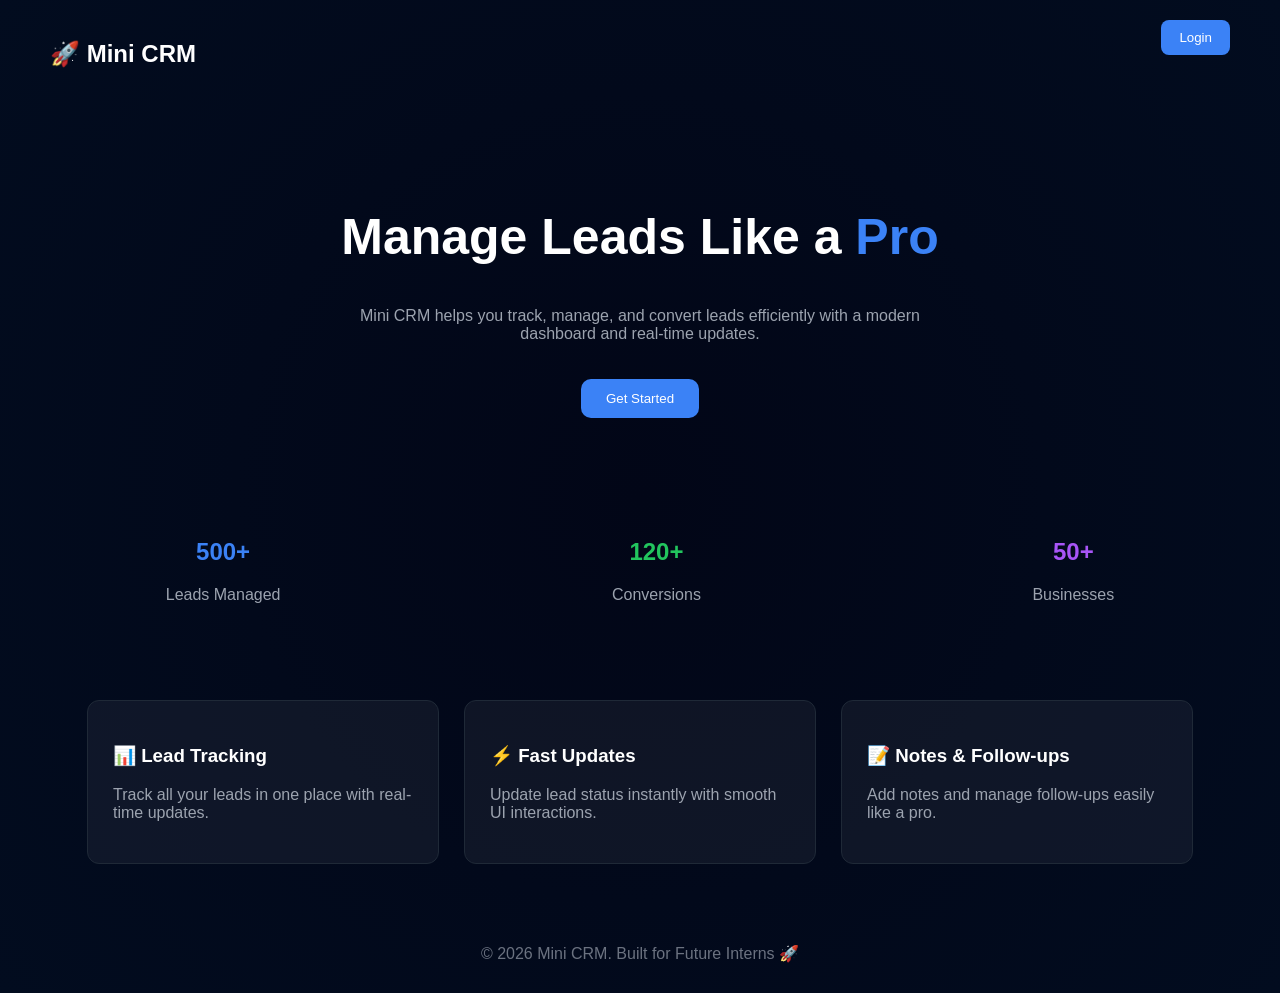
<file: index.html>
<!DOCTYPE html>
<html lang="en">
<head>
<meta charset="UTF-8">
<title>Mini CRM</title>
<link rel="stylesheet" href="css/home.css">
</head>
<body>

<!-- Navbar -->
<nav class="navbar">
  <h2>🚀 Mini CRM</h2>
  <a href="login.html"><button class="login-btn">Login</button></a>
</nav>

<!-- Hero -->
<section class="hero">
  <h1>
    Manage Leads Like a 
    <span>Pro</span>
  </h1>

  <p>
    Mini CRM helps you track, manage, and convert leads efficiently 
    with a modern dashboard and real-time updates.
  </p>

  <a href="login.html">
    <button class="start-btn">Get Started</button>
  </a>
</section>

<!-- Stats -->
<section class="stats">
  <div>
    <h2 class="blue">500+</h2>
    <p>Leads Managed</p>
  </div>

  <div>
    <h2 class="green">120+</h2>
    <p>Conversions</p>
  </div>

  <div>
    <h2 class="purple">50+</h2>
    <p>Businesses</p>
  </div>
</section>

<!-- Features -->
<section class="features">

  <div class="card">
    <h3>📊 Lead Tracking</h3>
    <p>Track all your leads in one place with real-time updates.</p>
  </div>

  <div class="card">
    <h3>⚡ Fast Updates</h3>
    <p>Update lead status instantly with smooth UI interactions.</p>
  </div>

  <div class="card">
    <h3>📝 Notes & Follow-ups</h3>
    <p>Add notes and manage follow-ups easily like a pro.</p>
  </div>

</section>

<!-- Footer -->
<footer>
  © 2026 Mini CRM. Built for Future Interns 🚀
</footer>

</body>
</html>
</file>
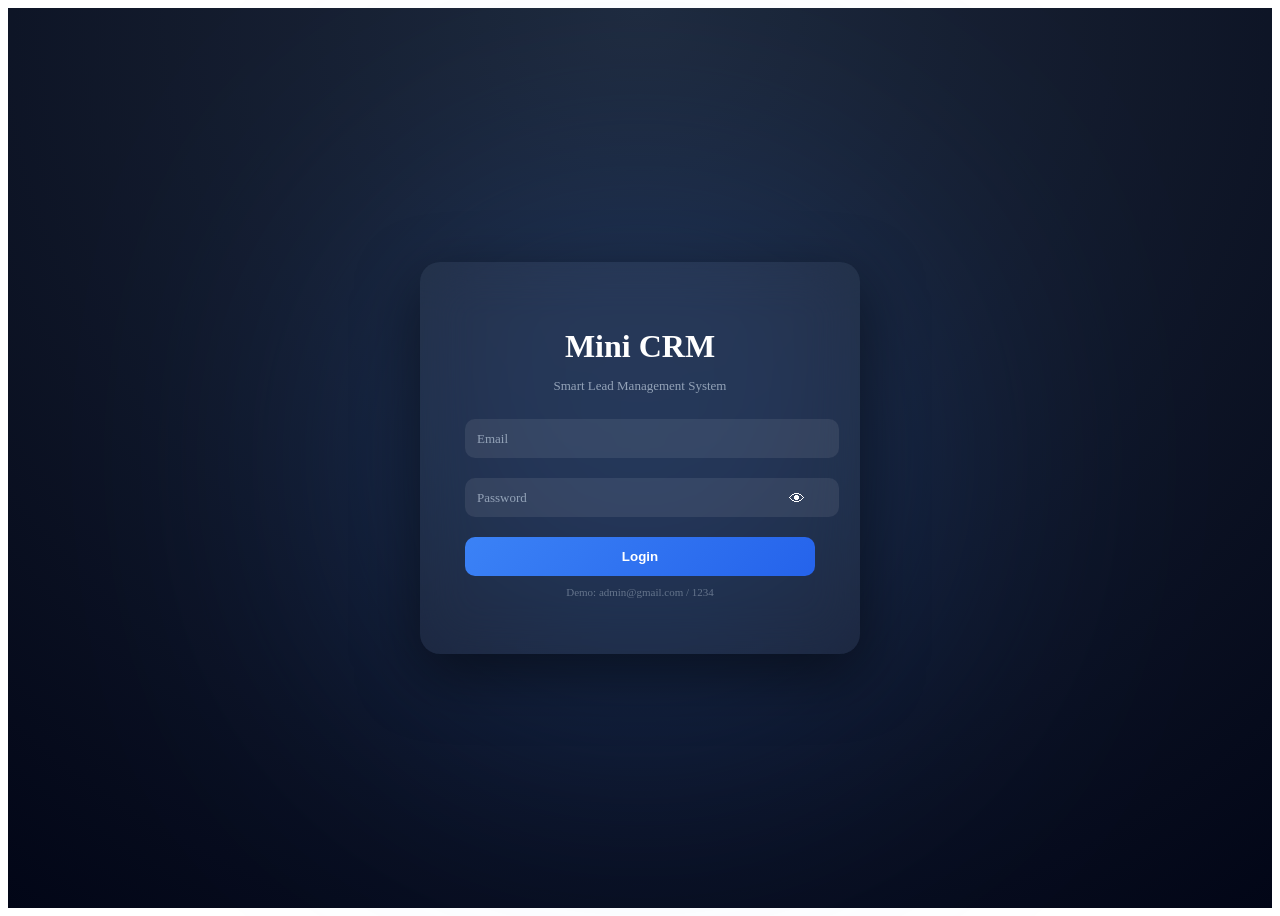
<file: dashboard.html>
<!DOCTYPE html>
<html lang="en">
<head>
<meta charset="UTF-8">
<title>Dashboard</title>
<link rel="stylesheet" href="css/dashboard.css">
</head>
<body>

<div class="container">

  <!-- Sidebar -->
  <div class="sidebar">
    <h2>🚀 Mini CRM</h2>
    <ul>
      <li class="active">Dashboard</li>
      <li>Leads</li>
      <li>Analytics</li>
      <li>Settings</li>
    </ul>
  </div>

  <!-- Main -->
  <div class="main">

    <!-- Header -->
    <div class="header">
      <div>
        <h1>Dashboard</h1>
        <p>Welcome back, Admin 👋</p>
      </div>
      <button class="logout" onclick="logout()">Logout</button>
    </div>

    <!-- Stats -->
    <div class="stats">
      <div class="card">
        <p>Total Leads</p>
        <h2 id="total">0</h2>
      </div>

      <div class="card">
        <p>Converted</p>
        <h2 class="green" id="converted">0</h2>
      </div>

      <div class="card">
        <p>New Leads</p>
        <h2 class="blue" id="new">0</h2>
      </div>
    </div>

    <!-- Activity -->
    <div class="activity">
      <h3>Recent Activity</h3>
      <p>✔ New lead added from website</p>
      <p>✔ Follow-up scheduled</p>
      <p>✔ Lead converted successfully</p>
    </div>

    <!-- Add Lead -->
    <div class="form">
      <input id="name" placeholder="Name">
      <input id="email" placeholder="Email">
      <input id="source" placeholder="Source">
      <button onclick="addLead()">Add</button>
    </div>

    <!-- Search -->
    <input id="search" class="search" placeholder="Search leads..." onkeyup="render()">

    <!-- Table -->
    <div class="table-box">
      <h3>Leads</h3>

      <table>
        <thead>
          <tr>
            <th>Name</th>
            <th>Email</th>
            <th>Source</th>
            <th>Status</th>
            <th>Action</th>
          </tr>
        </thead>

        <tbody id="table"></tbody>
      </table>
    </div>

  </div>
</div>

<script src="js/dashboard.js"></script>
</body>
</html>
</file>
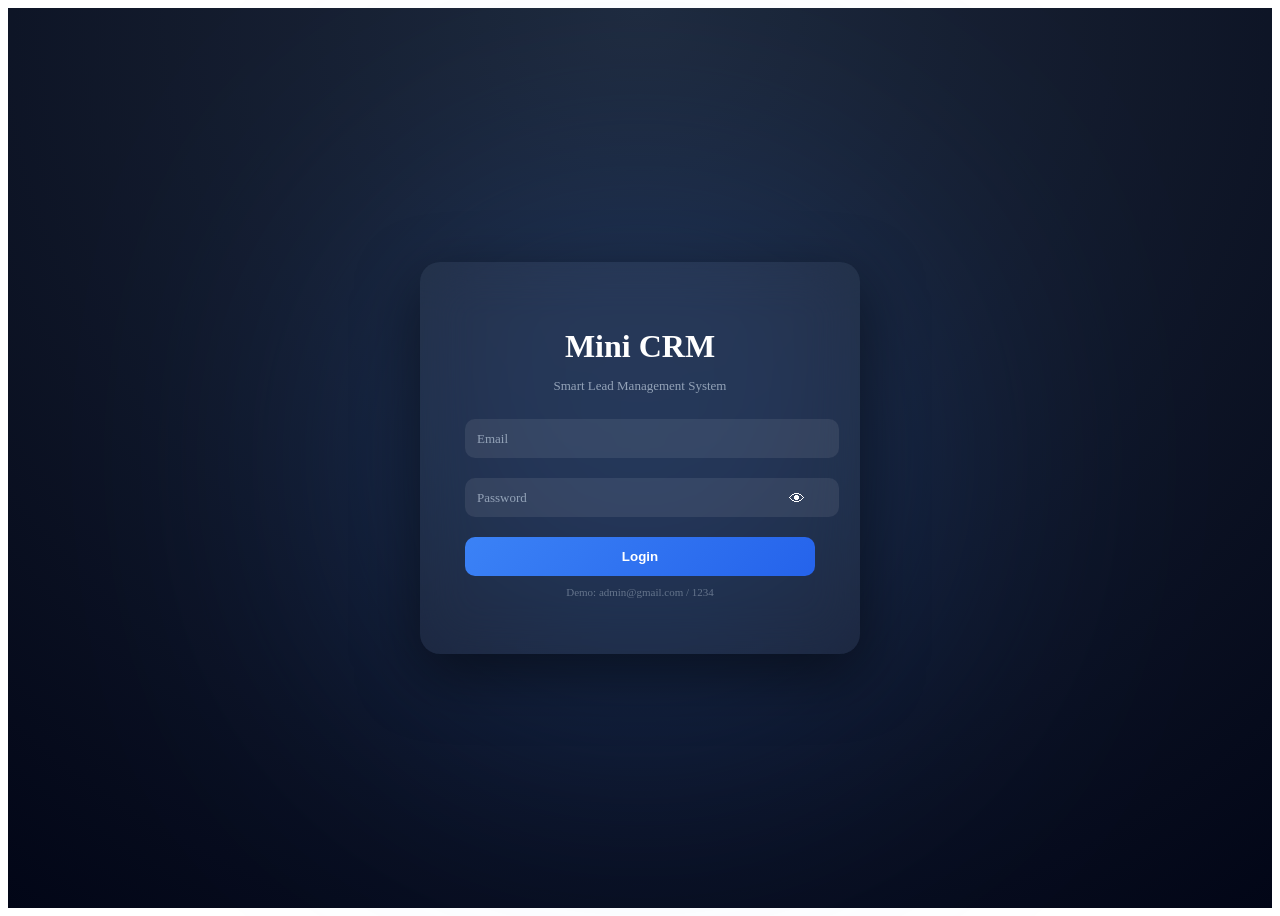
<file: login.html>
<!DOCTYPE html>
<html>
<head>
<link rel="stylesheet" href="css/login.css">
</head>
<body>

<div class="login-container">
  <div class="glow"></div>

  <div class="login-card">
    <h1>Mini CRM</h1>
    <p class="subtitle">Smart Lead Management System</p>

    <div class="input-group">
      <input type="email" id="email" required>
      <label>Email</label>
    </div>

    <div class="input-group">
      <input type="password" id="password" required>
      <label>Password</label>
      <span class="toggle" onclick="togglePass()">👁</span>
    </div>

    <button onclick="login()">Login</button>

    <p class="hint">Demo: admin@gmail.com / 1234</p>
  </div>
</div>

<script src="js/login.js"></script>
</body>
</html>
</file>
<file: css/home.css>
body {
  margin: 0;
  font-family: Arial;
  color: white;
  background: radial-gradient(circle at center, #020617, #020c1f);
}

/* Navbar */
.navbar {
  display: flex;
  justify-content: space-between;
  padding: 20px 50px;
}

.login-btn {
  background: #3b82f6;
  border: none;
  padding: 10px 18px;
  border-radius: 8px;
  color: white;
}

/* Hero */
.hero {
  text-align: center;
  margin-top: 100px;
}

.hero h1 {
  font-size: 50px;
}

.hero span {
  color: #3b82f6;
}

.hero p {
  color: #9ca3af;
  margin-top: 10px;
  max-width: 600px;
  margin-left: auto;
  margin-right: auto;
}

.start-btn {
  margin-top: 20px;
  padding: 12px 25px;
  background: #3b82f6;
  border: none;
  border-radius: 10px;
  color: white;
}

/* Stats */
.stats {
  display: flex;
  justify-content: space-around;
  margin-top: 100px;
  text-align: center;
}

.blue { color: #3b82f6; }
.green { color: #22c55e; }
.purple { color: #a855f7; }

.stats p {
  color: #9ca3af;
}

/* Features */
.features {
  display: flex;
  justify-content: center;
  gap: 25px;
  margin-top: 80px;
  padding: 0 50px;
}

.card {
  background: rgba(255,255,255,0.05);
  padding: 25px;
  border-radius: 12px;
  width: 300px;
  border: 1px solid #1f2937;
}

.card p {
  color: #9ca3af;
}

/* Footer */
footer {
  text-align: center;
  margin-top: 80px;
  padding-bottom: 30px;
  color: #6b7280;
}
</file>
<file: css/dashboard.css>
body {
  margin: 0;
  font-family: Arial;
  background: radial-gradient(circle at center, #0f172a, #020617);
  color: white;
}

/* Layout */
.container {
  display: flex;
}

/* Sidebar */
.sidebar {
  width: 230px;
  background: rgba(0,0,0,0.4);
  backdrop-filter: blur(20px);
  padding: 25px;
  border-right: 1px solid #1f2937;
}

.sidebar h2 {
  margin-bottom: 30px;
}

.sidebar ul {
  list-style: none;
  padding: 0;
}

.sidebar li {
  margin: 15px 0;
  color: #9ca3af;
  cursor: pointer;
}

.sidebar li.active,
.sidebar li:hover {
  color: white;
}

/* Main */
.main {
  flex: 1;
  padding: 30px;
}

/* Header */
.header {
  display: flex;
  justify-content: space-between;
  align-items: center;
}

.header p {
  color: #9ca3af;
}

/* Logout */
.logout {
  background: #ef4444;
  border: none;
  padding: 10px 15px;
  border-radius: 8px;
  color: white;
}

/* Cards */
.stats {
  display: grid;
  grid-template-columns: repeat(3, 1fr);
  gap: 20px;
  margin-top: 25px;
}

.card {
  background: rgba(255,255,255,0.05);
  backdrop-filter: blur(15px);
  padding: 25px;
  border-radius: 12px;
  border: 1px solid #1f2937;
}

.card p {
  color: #9ca3af;
}

.green {
  color: #22c55e;
}

.blue {
  color: #3b82f6;
}

/* Activity */
.activity {
  margin-top: 25px;
  background: rgba(255,255,255,0.05);
  padding: 20px;
  border-radius: 12px;
  border: 1px solid #1f2937;
}

/* Form */
.form {
  display: flex;
  gap: 10px;
  margin-top: 25px;
  background: rgba(255,255,255,0.05);
  padding: 15px;
  border-radius: 12px;
  border: 1px solid #1f2937;
}

.form input {
  flex: 1;
  padding: 10px;
  background: #020617;
  border: none;
  color: white;
  border-radius: 8px;
}

/* Add Button */
.form button {
  background: #3b82f6;
  border: none;
  padding: 10px 15px;
  border-radius: 8px;
}

/* Search */
.search {
  margin-top: 15px;
  width: 100%;
  padding: 10px;
  background: #020617;
  border: none;
  border-radius: 8px;
  color: white;
}

/* Table */
.table-box {
  margin-top: 20px;
  background: rgba(255,255,255,0.05);
  padding: 20px;
  border-radius: 12px;
  border: 1px solid #1f2937;
}

.table-box h3 {
  margin-bottom: 10px;
}

table {
  width: 100%;
  border-collapse: collapse;
}

th {
  text-align: left;
  color: #9ca3af;
}

td, th {
  padding: 12px;
  border-bottom: 1px solid #1f2937;
}

/* Dropdown */
select {
  background: #020617;
  color: white;
  border: none;
  padding: 5px;
  border-radius: 6px;
}

/* Delete button */
td button {
  background: none;
  border: none;
  color: #ef4444;
  cursor: pointer;
}
</file>
<file: css/login.css>
/* Background */
.login-container {
  height: 100vh;
  display: flex;
  justify-content: center;
  align-items: center;
  background: radial-gradient(circle at top, #1e293b, #020617);
  overflow: hidden;
}

/* Glow effect */
.glow {
  position: absolute;
  width: 500px;
  height: 500px;
  background: #3b82f6;
  filter: blur(150px);
  opacity: 0.3;
  border-radius: 50%;
}

/* Card */
.login-card {
  position: relative;
  backdrop-filter: blur(25px);
  background: rgba(255, 255, 255, 0.05);
  padding: 45px;
  border-radius: 20px;
  width: 350px;
  color: white;
  box-shadow: 0 20px 60px rgba(0,0,0,0.5);
  animation: fadeIn 1s ease;
}

/* Title */
.login-card h1 {
  text-align: center;
  margin-bottom: 5px;
}

/* Subtitle */
.subtitle {
  text-align: center;
  font-size: 13px;
  margin-bottom: 25px;
  color: #94a3b8;
}

/* Input Group */
.input-group {
  position: relative;
  margin-bottom: 20px;
}

/* Inputs */
.input-group input {
  width: 100%;
  padding: 12px;
  border-radius: 10px;
  border: none;
  outline: none;
  background: rgba(255,255,255,0.08);
  color: white;
}

/* Floating Label */
.input-group label {
  position: absolute;
  left: 12px;
  top: 12px;
  font-size: 13px;
  color: #94a3b8;
  transition: 0.3s;
  pointer-events: none;
}

/* Float animation */
.input-group input:focus + label,
.input-group input:valid + label {
  top: -8px;
  font-size: 10px;
  color: #3b82f6;
}

/* Toggle icon */
.toggle {
  position: absolute;
  right: 10px;
  top: 12px;
  cursor: pointer;
}

/* Button */
.login-card button {
  width: 100%;
  padding: 12px;
  border-radius: 10px;
  border: none;
  background: linear-gradient(135deg, #3b82f6, #2563eb);
  color: white;
  font-weight: bold;
  cursor: pointer;
  transition: 0.3s;
}

.login-card button:hover {
  transform: scale(1.05);
}

/* Hint */
.hint {
  text-align: center;
  font-size: 11px;
  margin-top: 10px;
  color: #64748b;
}

/* Animation */
@keyframes fadeIn {
  from {
    opacity: 0;
    transform: translateY(30px);
  }
  to {
    opacity: 1;
    transform: translateY(0);
  }
}
</file>
